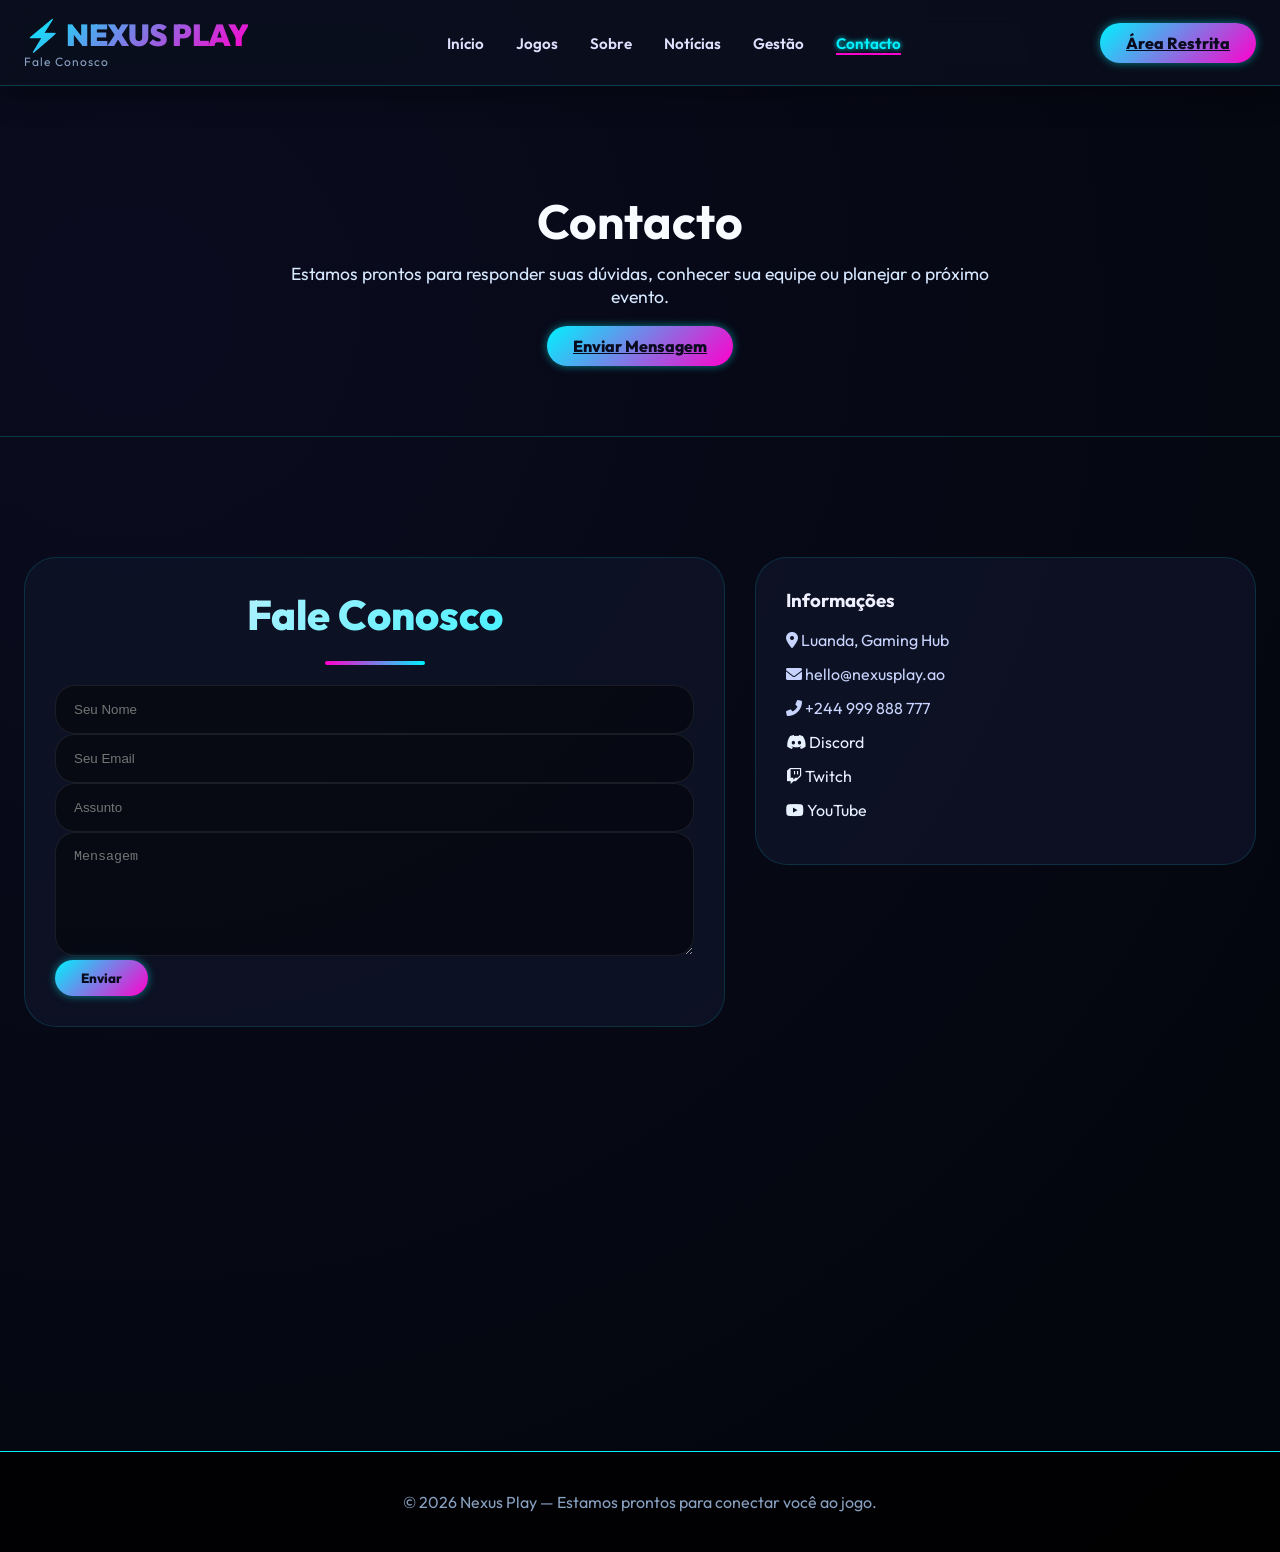
<file: contacto.html>
<!DOCTYPE html>
<html lang="pt-AO">
<head>
    <meta charset="UTF-8">
    <meta name="viewport" content="width=device-width, initial-scale=1.0, viewport-fit=cover">
    <title>NEXUS PLAY | Contacto</title>
    <link rel="preconnect" href="https://fonts.googleapis.com">
    <link rel="preconnect" href="https://fonts.gstatic.com" crossorigin>
    <link href="https://fonts.googleapis.com/css2?family=Outfit:wght@300;400;600;700;800;900&display=swap" rel="stylesheet">
    <link rel="stylesheet" href="https://cdnjs.cloudflare.com/ajax/libs/font-awesome/6.0.0-beta3/css/all.min.css">
    <link rel="stylesheet" href="styles.css">
</head>
<body>
    <header class="header">
        <div class="container">
            <div class="navbar">
                <div class="logo">
                    <h1>⚡ NEXUS PLAY</h1>
                    <p>Fale Conosco</p>
                </div>
                <ul class="nav-links">
                    <li><a href="index.html">Início</a></li>
                    <li><a href="jogos.html">Jogos</a></li>
                    <li><a href="sobre.html">Sobre</a></li>
                    <li><a href="noticias.html">Notícias</a></li>
                    <li><a href="gestao.html">Gestão</a></li>
                    <li><a href="contacto.html" class="active">Contacto</a></li>
                </ul>
                <a href="index.html" id="loginAnchor" class="btn-login">Área Restrita</a>
                <span id="loggedUserBadge" class="user-badge"></span>
                <button id="logoutBtn" class="btn-ghost" style="display:none;"><i class="fas fa-sign-out-alt"></i> Sair</button>
            </div>
        </div>
    </header>

    <main>
        <section class="page-banner" style="background-image:url('https://images.unsplash.com/photo-1494438639946-1ebd1d20bf85?w=1600&h=900&fit=crop');">
            <div class="container banner-copy">
                <h2>Contacto</h2>
                <p>Estamos prontos para responder suas dúvidas, conhecer sua equipe ou planejar o próximo evento.</p>
                <a href="#formulario" class="btn-primary">Enviar Mensagem</a>
            </div>
        </section>

        <section>
            <div class="container contact-panel">
                <div class="contact-form" id="formulario">
                    <h2 class="section-title">Fale Conosco</h2>
                    <input type="text" placeholder="Seu Nome">
                    <input type="email" placeholder="Seu Email">
                    <input type="text" placeholder="Assunto">
                    <textarea rows="6" placeholder="Mensagem"></textarea>
                    <button class="btn-primary" type="button">Enviar</button>
                </div>
                <div class="contact-card">
                    <h3>Informações</h3>
                    <p><i class="fas fa-map-marker-alt"></i> Luanda, Gaming Hub</p>
                    <p><i class="fas fa-envelope"></i> hello@nexusplay.ao</p>
                    <p><i class="fas fa-phone-alt"></i> +244 999 888 777</p>
                    <div class="social-links">
                        <a href="#"><i class="fab fa-discord"></i> Discord</a>
                        <a href="#"><i class="fab fa-twitch"></i> Twitch</a>
                        <a href="#"><i class="fab fa-youtube"></i> YouTube</a>
                    </div>
                </div>
            </div>
        </section>

        <section>
            <div class="container">
                <div class="map-wrapper">
                    <iframe width="100%" height="400" title="Mapa de Luanda" src="https://maps.google.com/maps?q=Luanda%2C%20Angola&t=&z=12&output=embed" loading="lazy"></iframe>
                </div>
            </div>
        </section>
    </main>

    <footer class="footer">
        <div class="container">
            <p>© 2026 Nexus Play — Estamos prontos para conectar você ao jogo.</p>
        </div>
    </footer>
    <script src="session-user.js" defer></script>
</body>
</html>
</file>
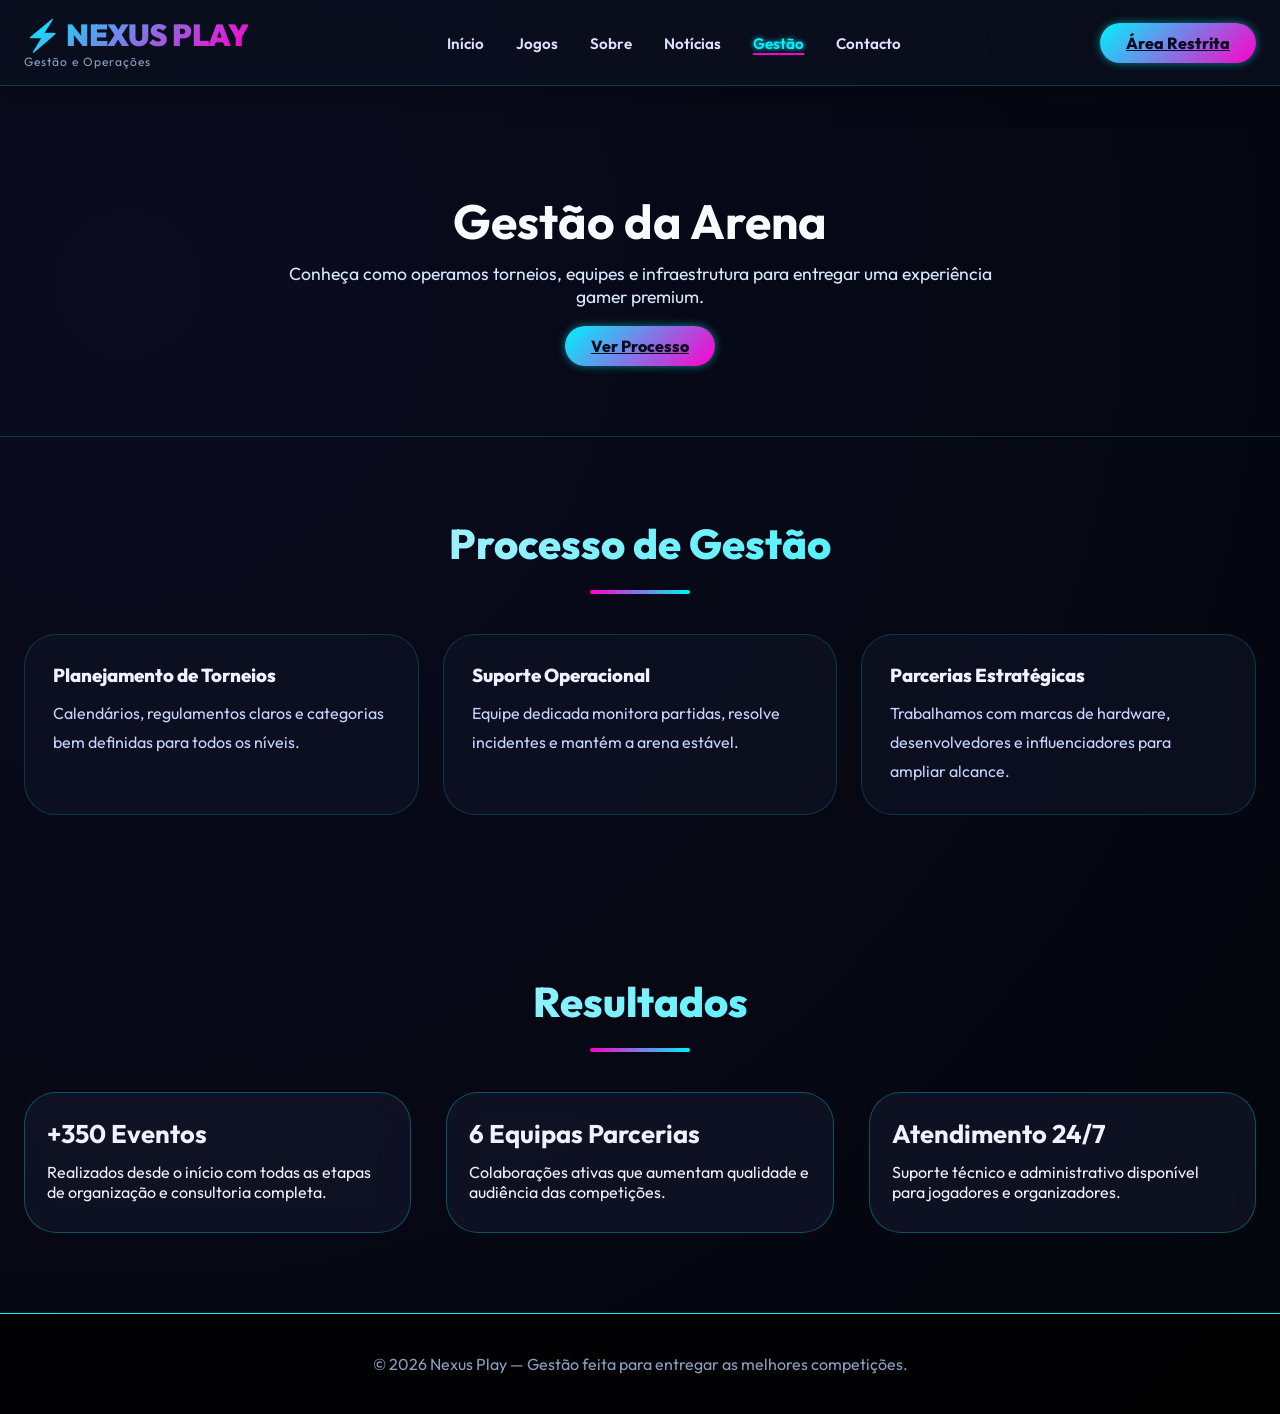
<file: gestao.html>
<!DOCTYPE html>
<html lang="pt-AO">
<head>
    <meta charset="UTF-8">
    <meta name="viewport" content="width=device-width, initial-scale=1.0, viewport-fit=cover">
    <title>NEXUS PLAY | Gestão</title>
    <link rel="preconnect" href="https://fonts.googleapis.com">
    <link rel="preconnect" href="https://fonts.gstatic.com" crossorigin>
    <link href="https://fonts.googleapis.com/css2?family=Outfit:wght@300;400;600;700;800;900&display=swap" rel="stylesheet">
    <link rel="stylesheet" href="https://cdnjs.cloudflare.com/ajax/libs/font-awesome/6.0.0-beta3/css/all.min.css">
    <link rel="stylesheet" href="styles.css">
</head>
<body>
    <header class="header">
        <div class="container">
            <div class="navbar">
                <div class="logo">
                    <h1>⚡ NEXUS PLAY</h1>
                    <p>Gestão e Operações</p>
                </div>
                <ul class="nav-links">
                    <li><a href="index.html">Início</a></li>
                    <li><a href="jogos.html">Jogos</a></li>
                    <li><a href="sobre.html">Sobre</a></li>
                    <li><a href="noticias.html">Notícias</a></li>
                    <li><a href="gestao.html" class="active">Gestão</a></li>
                    <li><a href="contacto.html">Contacto</a></li>
                </ul>
                <a href="index.html" id="loginAnchor" class="btn-login">Área Restrita</a>
                <span id="loggedUserBadge" class="user-badge"></span>
                <button id="logoutBtn" class="btn-ghost" style="display:none;"><i class="fas fa-sign-out-alt"></i> Sair</button>
            </div>
        </div>
    </header>

    <main>
        <section class="page-banner" style="background-image:url('https://images.unsplash.com/photo-1516589178580-4b645d464e0c?w=1600&h=900&fit=crop');">
            <div class="container banner-copy">
                <h2>Gestão da Arena</h2>
                <p>Conheça como operamos torneios, equipes e infraestrutura para entregar uma experiência gamer premium.</p>
                <a href="#processo" class="btn-primary">Ver Processo</a>
            </div>
        </section>

        <section id="processo">
            <div class="container">
                <h2 class="section-title">Processo de Gestão</h2>
                <div class="feature-grid">
                    <div class="feature-card">
                        <h3>Planejamento de Torneios</h3>
                        <p>Calendários, regulamentos claros e categorias bem definidas para todos os níveis.</p>
                    </div>
                    <div class="feature-card">
                        <h3>Suporte Operacional</h3>
                        <p>Equipe dedicada monitora partidas, resolve incidentes e mantém a arena estável.</p>
                    </div>
                    <div class="feature-card">
                        <h3>Parcerias Estratégicas</h3>
                        <p>Trabalhamos com marcas de hardware, desenvolvedores e influenciadores para ampliar alcance.</p>
                    </div>
                </div>
            </div>
        </section>

        <section>
            <div class="container">
                <h2 class="section-title">Resultados</h2>
                <div class="cards-grid">
                    <article class="card">
                        <div class="card-content">
                            <h3>+350 Eventos</h3>
                            <p>Realizados desde o início com todas as etapas de organização e consultoria completa.</p>
                        </div>
                    </article>
                    <article class="card">
                        <div class="card-content">
                            <h3>6 Equipas Parcerias</h3>
                            <p>Colaborações ativas que aumentam qualidade e audiência das competições.</p>
                        </div>
                    </article>
                    <article class="card">
                        <div class="card-content">
                            <h3>Atendimento 24/7</h3>
                            <p>Suporte técnico e administrativo disponível para jogadores e organizadores.</p>
                        </div>
                    </article>
                </div>
            </div>
        </section>
    </main>

    <footer class="footer">
        <div class="container">
            <p>© 2026 Nexus Play — Gestão feita para entregar as melhores competições.</p>
        </div>
    </footer>
    <script src="session-user.js" defer></script>
</body>
</html>
</file>
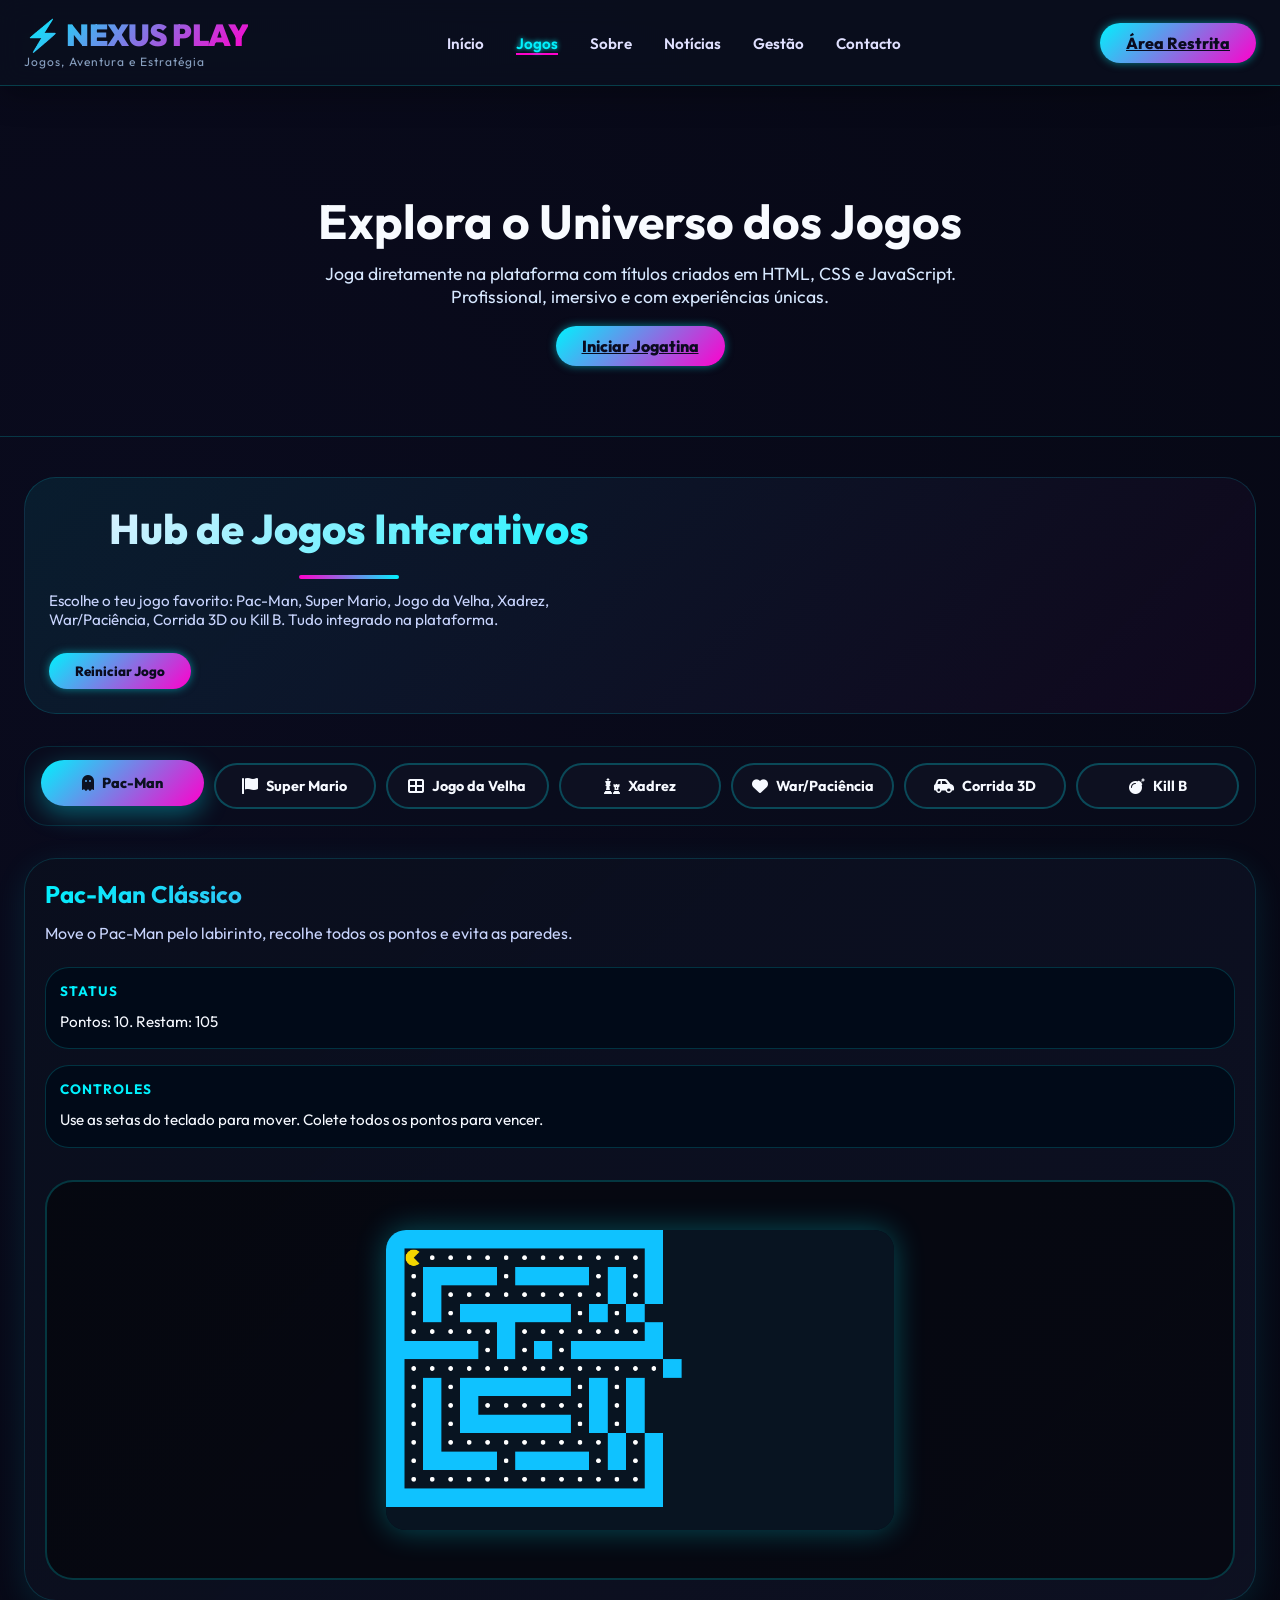
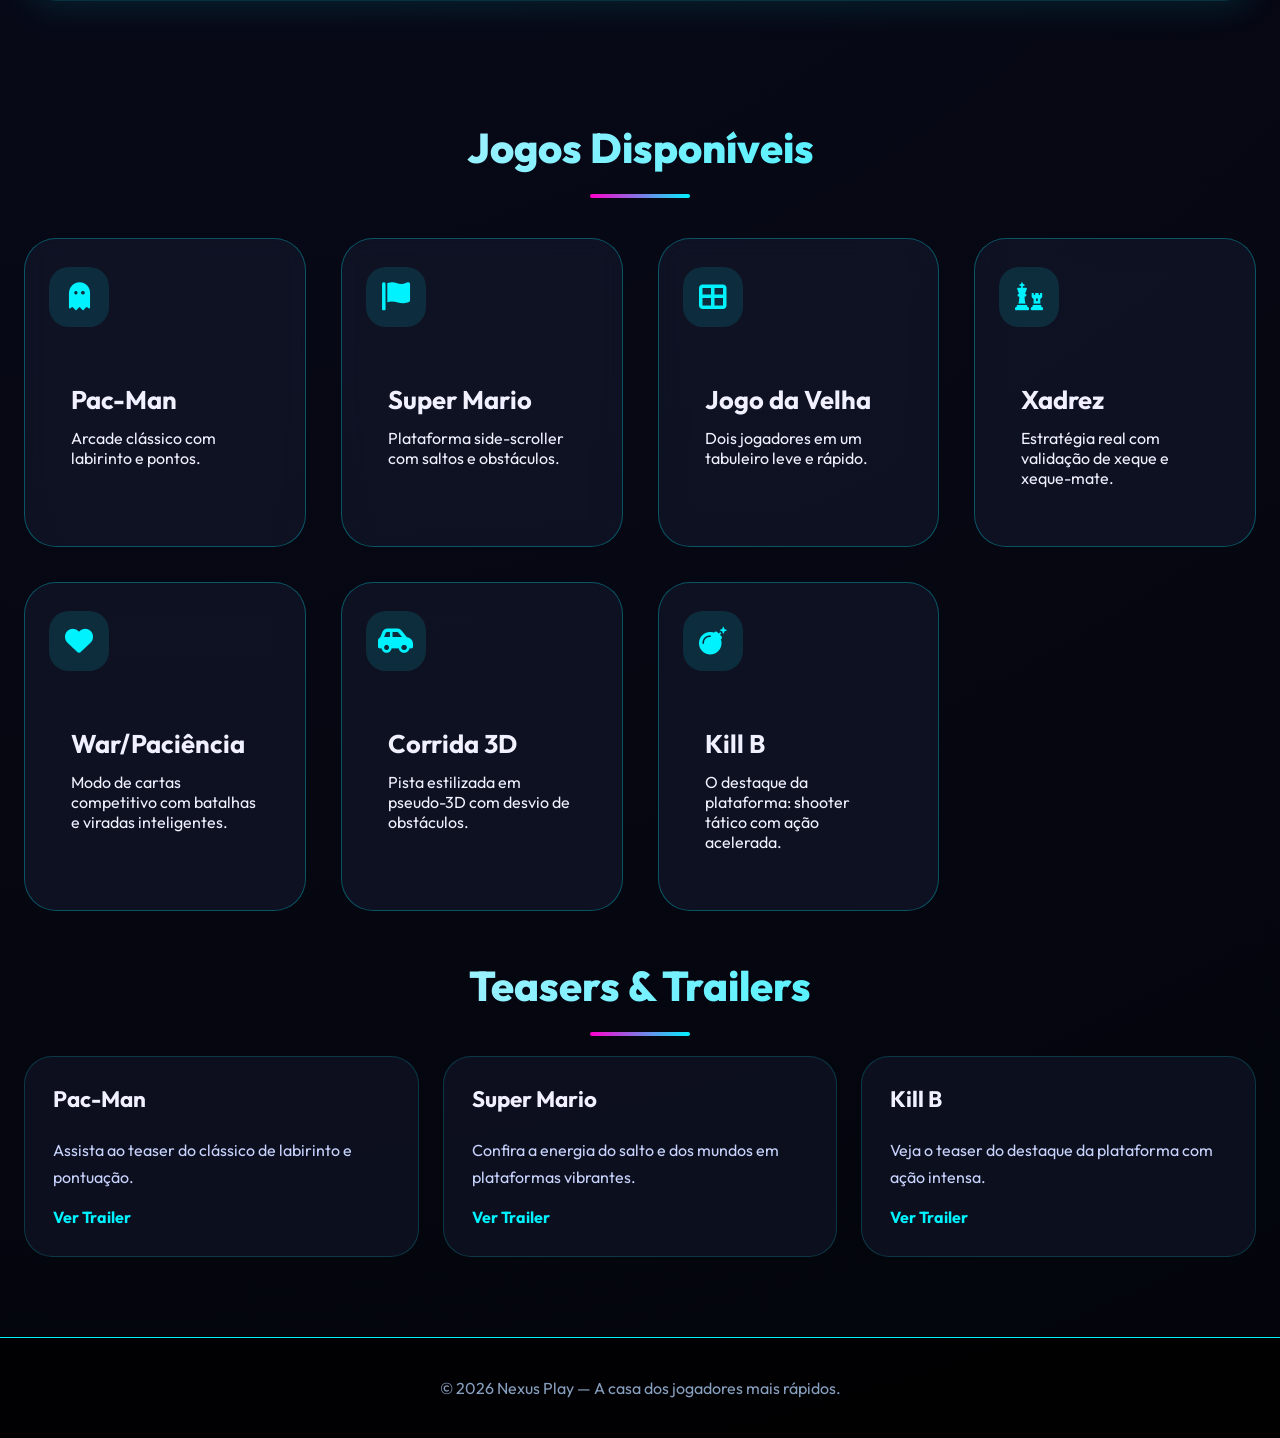
<file: jogos.html>
<!DOCTYPE html>
<html lang="pt-AO">
<head>
    <meta charset="UTF-8">
    <meta name="viewport" content="width=device-width, initial-scale=1.0, viewport-fit=cover">
    <title>NEXUS PLAY | Jogos</title>
    <link rel="preconnect" href="https://fonts.googleapis.com">
    <link rel="preconnect" href="https://fonts.gstatic.com" crossorigin>
    <link href="https://fonts.googleapis.com/css2?family=Outfit:wght@300;400;600;700;800;900&display=swap" rel="stylesheet">
    <link rel="stylesheet" href="https://cdnjs.cloudflare.com/ajax/libs/font-awesome/6.0.0-beta3/css/all.min.css">
    <link rel="stylesheet" href="styles.css">
</head>
<body>
    <header class="header">
        <div class="container">
            <div class="navbar">
                <div class="logo">
                    <h1>⚡ NEXUS PLAY</h1>
                    <p>Jogos, Aventura e Estratégia</p>
                </div>
                <ul class="nav-links">
                    <li><a href="index.html">Início</a></li>
                    <li><a href="jogos.html" class="active">Jogos</a></li>
                    <li><a href="sobre.html">Sobre</a></li>
                    <li><a href="noticias.html">Notícias</a></li>
                    <li><a href="gestao.html">Gestão</a></li>
                    <li><a href="contacto.html">Contacto</a></li>
                </ul>
                <a href="index.html" id="loginAnchor" class="btn-login">Área Restrita</a>
                <span id="loggedUserBadge" class="user-badge"></span>
                <button id="logoutBtn" class="btn-ghost" style="display:none;"><i class="fas fa-sign-out-alt"></i> Sair</button>
            </div>
        </div>
    </header>

    <main>
        <section class="page-banner" style="background-image:url('https://images.unsplash.com/photo-1511512578047-dfb367046420?w=1600&h=900&fit=crop');">
            <div class="container banner-copy">
                <h2>Explora o Universo dos Jogos</h2>
                <p>Joga diretamente na plataforma com títulos criados em HTML, CSS e JavaScript. Profissional, imersivo e com experiências únicas.</p>
                <a href="#gameHub" class="btn-primary">Iniciar Jogatina</a>
            </div>
        </section>

        <section id="gameHub" class="game-hub">
            <div class="container">
                <div class="game-hub-header">
                    <div>
                        <h2 class="section-title">Hub de Jogos Interativos</h2>
                        <p>Escolhe o teu jogo favorito: Pac-Man, Super Mario, Jogo da Velha, Xadrez, War/Paciência, Corrida 3D ou Kill B. Tudo integrado na plataforma.</p>
                    </div>
                    <button id="resetGameBtn" class="btn-primary">Reiniciar Jogo</button>
                </div>

                <div class="hub-tabs" role="tablist" aria-label="Seleção de jogos">
                    <button class="tab-btn active" data-game="pacman"><i class="fas fa-ghost"></i> Pac-Man</button>
                    <button class="tab-btn" data-game="mario"><i class="fas fa-flag"></i> Super Mario</button>
                    <button class="tab-btn" data-game="tictactoe"><i class="fas fa-th-large"></i> Jogo da Velha</button>
                    <button class="tab-btn" data-game="chess"><i class="fas fa-chess"></i> Xadrez</button>
                    <button class="tab-btn" data-game="cards"><i class="fas fa-heart"></i> War/Paciência</button>
                    <button class="tab-btn" data-game="racing"><i class="fas fa-car-side"></i> Corrida 3D</button>
                    <button class="tab-btn" data-game="killb"><i class="fas fa-bomb"></i> Kill B</button>
                </div>

                <div class="game-panel">
                    <div class="game-meta">
                        <div>
                            <h3 id="gameTitle">Pac-Man Clássico</h3>
                            <p id="gameDescription">Move o Pac-Man pelo labirinto, recolhe todos os pontos e evita as paredes.</p>
                        </div>
                        <div class="game-status">
                            <div class="status-card">
                                <span class="status-label">Status</span>
                                <p id="gameStatus">Pronto para jogar.</p>
                            </div>
                            <div class="status-card">
                                <span class="status-label">Controles</span>
                                <p id="gameInstructions">Setas para mover / Espaço para saltar no Mario / Clique para jogar no tabuleiro.</p>
                            </div>
                        </div>
                    </div>
                    <div class="game-display">
                        <div id="gameCanvasWrapper" class="game-canvas-wrapper">
                            <canvas id="gameCanvas" width="880" height="520"></canvas>
                        </div>
                        <div id="gameBoardWrapper" class="game-board-wrapper"></div>
                    </div>
                </div>
            </div>
        </section>

        <section class="game-library">
            <div class="container">
                <h2 class="section-title">Jogos Disponíveis</h2>
                <div class="cards-grid">
                    <article class="card">
                        <div class="card-icon"><i class="fas fa-ghost"></i></div>
                        <div class="card-content">
                            <h3>Pac-Man</h3>
                            <p>Arcade clássico com labirinto e pontos.</p>
                        </div>
                    </article>
                    <article class="card">
                        <div class="card-icon"><i class="fas fa-flag"></i></div>
                        <div class="card-content">
                            <h3>Super Mario</h3>
                            <p>Plataforma side-scroller com saltos e obstáculos.</p>
                        </div>
                    </article>
                    <article class="card">
                        <div class="card-icon"><i class="fas fa-th-large"></i></div>
                        <div class="card-content">
                            <h3>Jogo da Velha</h3>
                            <p>Dois jogadores em um tabuleiro leve e rápido.</p>
                        </div>
                    </article>
                    <article class="card">
                        <div class="card-icon"><i class="fas fa-chess"></i></div>
                        <div class="card-content">
                            <h3>Xadrez</h3>
                            <p>Estratégia real com validação de xeque e xeque-mate.</p>
                        </div>
                    </article>
                    <article class="card">
                        <div class="card-icon"><i class="fas fa-heart"></i></div>
                        <div class="card-content">
                            <h3>War/Paciência</h3>
                            <p>Modo de cartas competitivo com batalhas e viradas inteligentes.</p>
                        </div>
                    </article>
                    <article class="card">
                        <div class="card-icon"><i class="fas fa-car-side"></i></div>
                        <div class="card-content">
                            <h3>Corrida 3D</h3>
                            <p>Pista estilizada em pseudo-3D com desvio de obstáculos.</p>
                        </div>
                    </article>
                    <article class="card">
                        <div class="card-icon"><i class="fas fa-bomb"></i></div>
                        <div class="card-content">
                            <h3>Kill B</h3>
                            <p>O destaque da plataforma: shooter tático com ação acelerada.</p>
                        </div>
                    </article>
                </div>

                <div class="trailer-section">
                    <h2 class="section-title">Teasers & Trailers</h2>
                    <div class="trailer-grid">
                        <article class="promo-card">
                            <h3>Pac-Man</h3>
                            <p>Assista ao teaser do clássico de labirinto e pontuação.</p>
                            <a href="https://www.youtube.com/results?search_query=Pac-Man+trailer" target="_blank" rel="noreferrer">Ver Trailer</a>
                        </article>
                        <article class="promo-card">
                            <h3>Super Mario</h3>
                            <p>Confira a energia do salto e dos mundos em plataformas vibrantes.</p>
                            <a href="https://www.youtube.com/results?search_query=Super+Mario+trailer" target="_blank" rel="noreferrer">Ver Trailer</a>
                        </article>
                        <article class="promo-card">
                            <h3>Kill B</h3>
                            <p>Veja o teaser do destaque da plataforma com ação intensa.</p>
                            <a href="https://www.youtube.com/results?search_query=Kill+B+game+teaser" target="_blank" rel="noreferrer">Ver Trailer</a>
                        </article>
                    </div>
                </div>
            </div>
        </section>
    </main>

    <footer class="footer">
        <div class="container">
            <p>© 2026 Nexus Play — A casa dos jogadores mais rápidos.</p>
        </div>
    </footer>

    <script src="session-user.js" defer></script>
    <script src="games.js" defer></script>
</body>
</html>
</file>
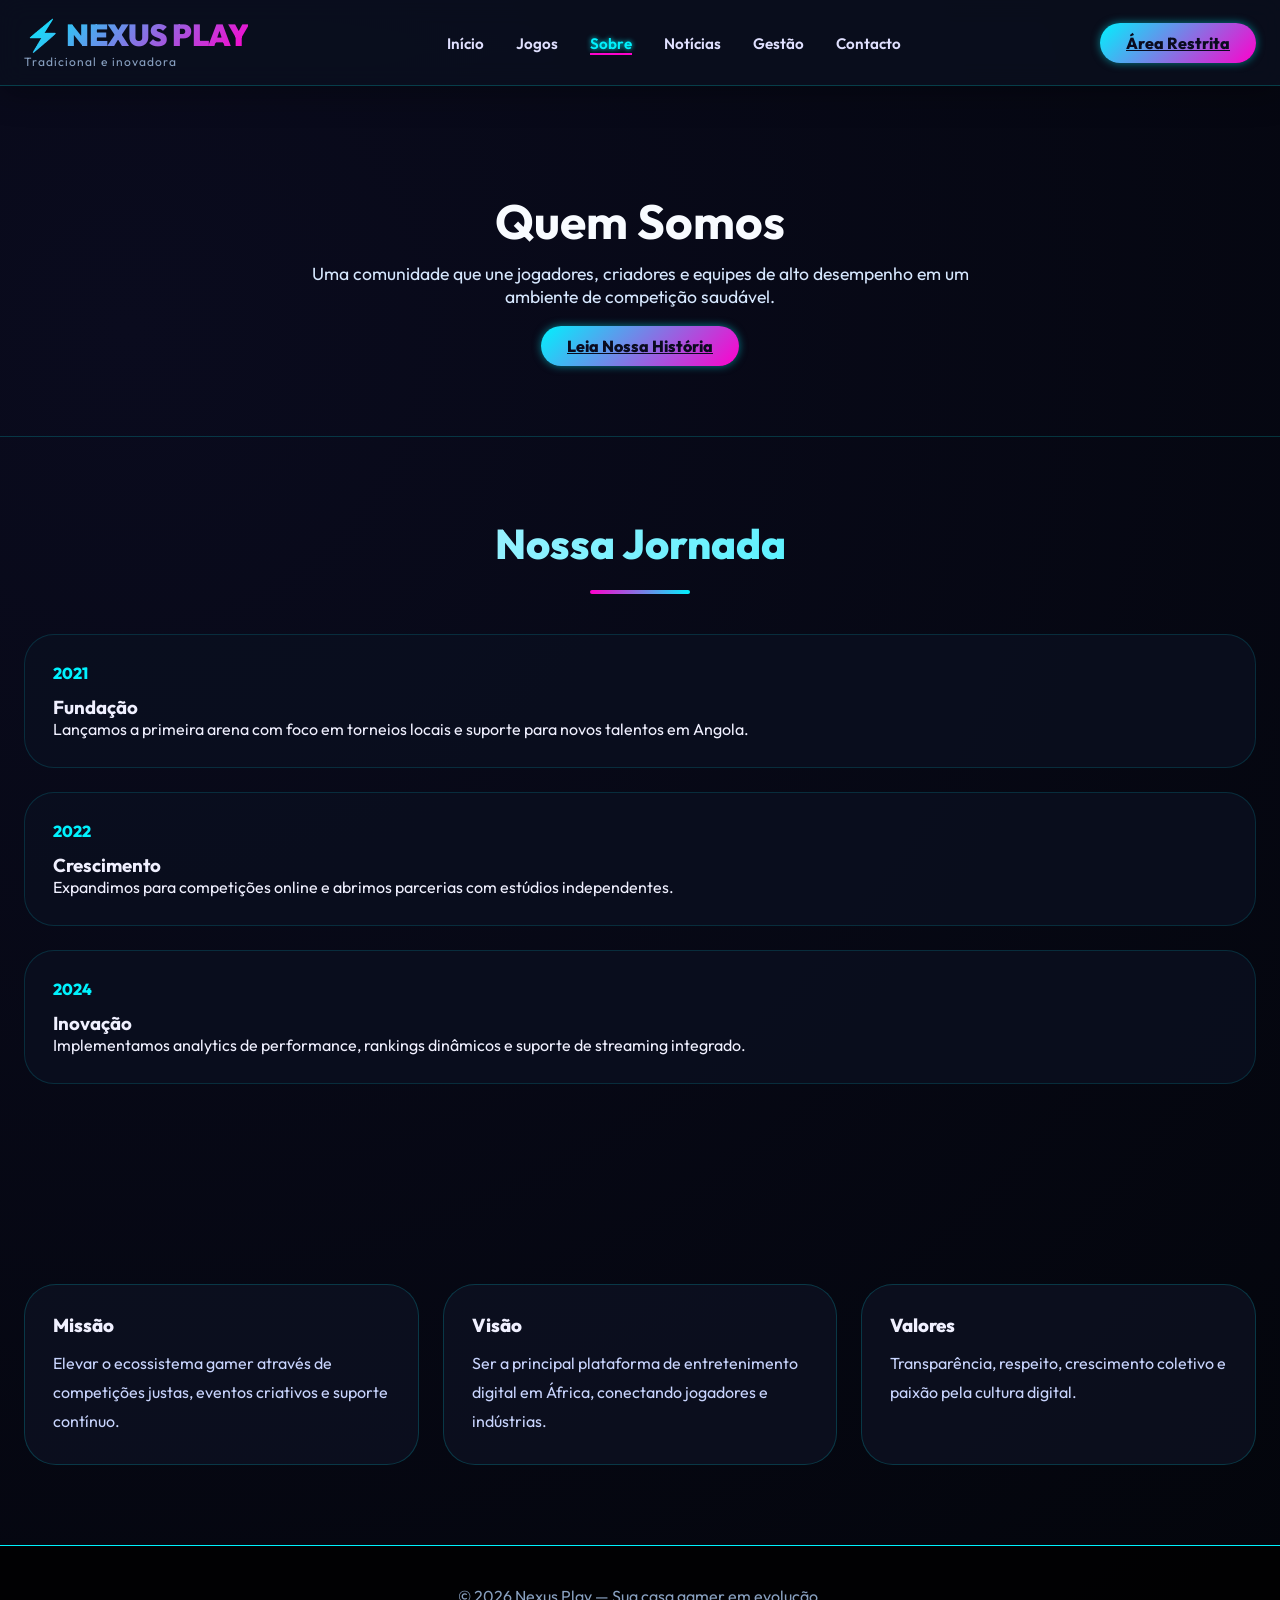
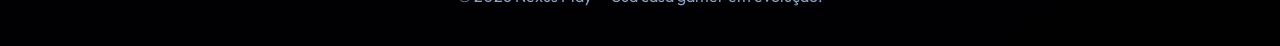
<file: sobre.html>
<!DOCTYPE html>
<html lang="pt-AO">
<head>
    <meta charset="UTF-8">
    <meta name="viewport" content="width=device-width, initial-scale=1.0, viewport-fit=cover">
    <title>NEXUS PLAY | Sobre</title>
    <link rel="preconnect" href="https://fonts.googleapis.com">
    <link rel="preconnect" href="https://fonts.gstatic.com" crossorigin>
    <link href="https://fonts.googleapis.com/css2?family=Outfit:wght@300;400;600;700;800;900&display=swap" rel="stylesheet">
    <link rel="stylesheet" href="https://cdnjs.cloudflare.com/ajax/libs/font-awesome/6.0.0-beta3/css/all.min.css">
    <link rel="stylesheet" href="styles.css">
</head>
<body>
    <header class="header">
        <div class="container">
            <div class="navbar">
                <div class="logo">
                    <h1>⚡ NEXUS PLAY</h1>
                    <p>Tradicional e inovadora</p>
                </div>
                <ul class="nav-links">
                    <li><a href="index.html">Início</a></li>
                    <li><a href="jogos.html">Jogos</a></li>
                    <li><a href="sobre.html" class="active">Sobre</a></li>
                    <li><a href="noticias.html">Notícias</a></li>
                    <li><a href="gestao.html">Gestão</a></li>
                    <li><a href="contacto.html">Contacto</a></li>
                </ul>
                <a href="index.html" id="loginAnchor" class="btn-login">Área Restrita</a>
                <span id="loggedUserBadge" class="user-badge"></span>
                <button id="logoutBtn" class="btn-ghost" style="display:none;"><i class="fas fa-sign-out-alt"></i> Sair</button>
            </div>
        </div>
    </header>

    <main>
        <section class="page-banner" style="background-image:url('https://images.unsplash.com/photo-1521737604893-d14cc237f11d?w=1600&h=900&fit=crop');">
            <div class="container banner-copy">
                <h2>Quem Somos</h2>
                <p>Uma comunidade que une jogadores, criadores e equipes de alto desempenho em um ambiente de competição saudável.</p>
                <a href="#historia" class="btn-primary">Leia Nossa História</a>
            </div>
        </section>

        <section id="historia">
            <div class="container">
                <h2 class="section-title">Nossa Jornada</h2>
                <div class="timeline">
                    <div class="timeline-item">
                        <span>2021</span>
                        <h3>Fundação</h3>
                        <p>Lançamos a primeira arena com foco em torneios locais e suporte para novos talentos em Angola.</p>
                    </div>
                    <div class="timeline-item">
                        <span>2022</span>
                        <h3>Crescimento</h3>
                        <p>Expandimos para competições online e abrimos parcerias com estúdios independentes.</p>
                    </div>
                    <div class="timeline-item">
                        <span>2024</span>
                        <h3>Inovação</h3>
                        <p>Implementamos analytics de performance, rankings dinâmicos e suporte de streaming integrado.</p>
                    </div>
                </div>
            </div>
        </section>

        <section>
            <div class="container feature-grid">
                <div class="feature-card">
                    <h3>Missão</h3>
                    <p>Elevar o ecossistema gamer através de competições justas, eventos criativos e suporte contínuo.</p>
                </div>
                <div class="feature-card">
                    <h3>Visão</h3>
                    <p>Ser a principal plataforma de entretenimento digital em África, conectando jogadores e indústrias.</p>
                </div>
                <div class="feature-card">
                    <h3>Valores</h3>
                    <p>Transparência, respeito, crescimento coletivo e paixão pela cultura digital.</p>
                </div>
            </div>
        </section>
    </main>

    <footer class="footer">
        <div class="container">
            <p>© 2026 Nexus Play — Sua casa gamer em evolução.</p>
        </div>
    </footer>
    <script src="session-user.js" defer></script>
</body>
</html>
<!--para mais informações entre em contacto 931471731---------lote by-->
</file>
<file: styles.css>
* {
    margin: 0;
    padding: 0;
    box-sizing: border-box;
}

html {
    scroll-behavior: smooth;
}

body {
    font-family: 'Outfit', sans-serif;
    background: radial-gradient(circle at 10% 20%, #0a0b1e, #03050b);
    color: #f0f0ff;
    min-height: 100vh;
}

.container {
    max-width: 1280px;
    margin: 0 auto;
    padding: 0 24px;
}

button,
a {
    font-family: inherit;
}

.header {
    background: rgba(10, 15, 30, 0.8);
    backdrop-filter: blur(12px);
    position: sticky;
    top: 0;
    z-index: 100;
    border-bottom: 1px solid rgba(0, 255, 255, 0.2);
    box-shadow: 0 8px 32px rgba(0,0,0,0.3);
}

.navbar {
    display: flex;
    align-items: center;
    justify-content: space-between;
    flex-wrap: wrap;
    padding: 16px 0;
}

.logo h1 {
    font-size: 1.9rem;
    font-weight: 900;
    background: linear-gradient(135deg, #00f2fe, #ff00cc);
    -webkit-background-clip: text;
    background-clip: text;
    color: transparent;
    letter-spacing: -0.5px;
}

.logo p {
    font-size: 0.75rem;
    color: #88a0c0;
    letter-spacing: 1px;
}

.nav-links {
    display: flex;
    gap: 32px;
    list-style: none;
}

.nav-links li a {
    color: #e0e0ff;
    text-decoration: none;
    font-weight: 600;
    transition: 0.2s;
    font-size: 0.95rem;
    border-bottom: 2px solid transparent;
}

.nav-links li a:hover,
.nav-links li a.active {
    color: #00f2fe;
    border-bottom-color: #ff00cc;
    text-shadow: 0 0 5px #00f2fe;
}

.menu-toggle {
    display: none;
    font-size: 1.8rem;
    cursor: pointer;
    color: white;
    border: none;
    background: transparent;
}

.btn-login,
.btn-primary,
.danger-btn {
    background: linear-gradient(135deg, #00f2fe, #ff00cc);
    border: none;
    padding: 10px 26px;
    border-radius: 40px;
    font-weight: 800;
    cursor: pointer;
    color: #0a0b1e;
    transition: 0.2s;
    box-shadow: 0 0 8px rgba(0,242,254,0.5);
}

.btn-primary:hover,
.btn-login:hover,
.danger-btn:hover {
    transform: translateY(-2px);
    box-shadow: 0 0 20px #ff00cc;
}

.btn-ghost {
    display: inline-flex;
    align-items: center;
    justify-content: center;
    gap: 0.5rem;
    min-width: 120px;
    padding: 10px 22px;
    background: rgba(255,255,255,0.08);
    color: #f0f2fe;
    border: 1px solid rgba(0, 242, 254, 0.2);
    border-radius: 40px;
    text-decoration: none;
    box-shadow: 0 0 8px rgba(0, 242, 254, 0.16);
    transition: 0.25s ease;
}

.btn-home {
    background: linear-gradient(135deg, rgba(0,242,254,0.18), rgba(255,0,204,0.18));
    border-color: rgba(255, 0, 204, 0.4);
    color: #f8f9ff;
    box-shadow: 0 12px 28px rgba(0, 242, 254, 0.18);
}

.user-badge {
    display: inline-flex;
    align-items: center;
    gap: 0.55rem;
    padding: 10px 16px;
    border-radius: 999px;
    background: rgba(0, 242, 254, 0.1);
    color: #d7f7ff;
    border: 1px solid rgba(0, 242, 254, 0.24);
    font-size: 0.95rem;
    font-weight: 700;
    box-shadow: 0 0 10px rgba(0, 242, 254, 0.12);
    transition: 0.2s ease;
}

.user-badge i {
    color: #00f2fe;
}

.btn-home:hover {
    transform: translateY(-2px);
    background: linear-gradient(135deg, rgba(0,242,254,0.35), rgba(255,0,204,0.35));
    color: #ffffff;
    box-shadow: 0 0 24px rgba(255, 0, 204, 0.35);
}

.btn-ghost:hover {
    transform: translateY(-2px);
    background: rgba(0, 242, 254, 0.15);
    color: #ffffff;
    box-shadow: 0 0 12px rgba(0, 242, 254, 0.25);
}

.navbar-right button,
.navbar-right .btn-ghost,
.navbar-right .btn-home {
    min-width: 140px;
}

.hero {
    background: linear-gradient(120deg, rgba(0,0,0,0.7), rgba(0,0,0,0.5)), url('https://images.unsplash.com/photo-1542751371-adc38448a05e?w=1920&h=700&fit=crop') no-repeat center center/cover;
    padding: 120px 0;
    text-align: center;
    border-bottom: 1px solid rgba(0,255,255,0.2);
}

.hero-content h2 {
    font-size: 3.8rem;
    font-weight: 900;
    background: linear-gradient(135deg, #fff, #00f2fe);
    -webkit-background-clip: text;
    background-clip: text;
    color: transparent;
    margin-bottom: 20px;
    animation: fadeInUp 0.8s ease;
}

.hero-content p {
    font-size: 1.3rem;
    max-width: 700px;
    margin: 0 auto 30px;
    color: #ccd6f6;
}

section {
    padding: 80px 0;
}

.dashboard-main {
    min-height: 100vh;
}

.section-title {
    font-size: 2.6rem;
    font-weight: 800;
    text-align: center;
    background: linear-gradient(135deg, #f0f0ff, #00f2fe);
    -webkit-background-clip: text;
    background-clip: text;
    color: transparent;
    margin-bottom: 20px;
}

.section-title:after {
    content: '';
    display: block;
    width: 100px;
    height: 4px;
    background: linear-gradient(90deg, #ff00cc, #00f2fe);
    margin: 20px auto 0;
    border-radius: 4px;
}

.page-banner {
    padding: 110px 0 80px;
    background: linear-gradient(120deg, rgba(0,0,0,0.75), rgba(0,0,0,0.35));
    background-size: cover;
    background-position: center;
    color: #f8fbff;
    border-bottom: 1px solid rgba(0,255,255,0.18);
}

.page-banner .banner-copy {
    max-width: 760px;
    margin: 0 auto;
    text-align: center;
}

.page-banner h2 {
    font-size: 3rem;
    margin-bottom: 16px;
    line-height: 1.05;
}

.page-banner p {
    font-size: 1.1rem;
    color: #d7e8ff;
    margin-bottom: 28px;
}

.badge {
    display: inline-flex;
    align-items: center;
    justify-content: center;
    padding: 8px 16px;
    border-radius: 999px;
    background: rgba(0,242,254,0.14);
    color: #00f2fe;
    font-weight: 700;
    font-size: 0.9rem;
    margin-bottom: 16px;
}

.feature-grid {
    display: grid;
    grid-template-columns: repeat(auto-fit, minmax(260px, 1fr));
    gap: 24px;
    margin-top: 40px;
}

.feature-card {
    background: rgba(15, 18, 35, 0.72);
    border: 1px solid rgba(0, 242, 254, 0.18);
    border-radius: 32px;
    padding: 28px;
}

.feature-card h3 {
    margin-bottom: 12px;
    font-weight: 800;
}

.feature-card p {
    color: #c8d4fd;
    line-height: 1.8;
}

.timeline {
    display: grid;
    gap: 24px;
    margin-top: 40px;
}

.timeline-item {
    background: rgba(10, 16, 32, 0.8);
    border: 1px solid rgba(0, 242, 254, 0.14);
    border-radius: 30px;
    padding: 28px;
}

.timeline-item span {
    display: inline-block;
    margin-bottom: 12px;
    color: #00f2fe;
    font-weight: 800;
}

.news-highlight {
    display: grid;
    grid-template-columns: 1.4fr 0.9fr;
    gap: 28px;
    align-items: center;
    margin-top: 40px;
}

.news-highlight img {
    width: 100%;
    border-radius: 32px;
    height: 100%;
    object-fit: cover;
}

.news-highlight ul {
    list-style: none;
    margin-top: 20px;
    padding: 0;
}

.news-highlight ul li {
    margin-bottom: 12px;
    color: #c8d4fd;
}

.news-highlight ul li i {
    margin-right: 10px;
    color: #00f2fe;
}

.contact-panel {
    display: grid;
    gap: 30px;
    grid-template-columns: minmax(320px, 1.4fr) 1fr;
    align-items: start;
    margin-top: 40px;
}

.contact-card, .contact-form {
    background: rgba(15, 20, 40, 0.75);
    border: 1px solid rgba(0, 242, 254, 0.14);
    border-radius: 32px;
    padding: 30px;
}

.contact-card h3 {
    margin-bottom: 18px;
}

.contact-card p, .contact-card a {
    display: block;
    color: #c8d4fd;
    margin-bottom: 14px;
    text-decoration: none;
}

.contact-card .social-links a {
    color: #e8f2ff;
}

.contact-form input,
.contact-form textarea {
    width: 100%;
    padding: 16px 18px;
    border-radius: 20px;
    border: 1px solid rgba(255,255,255,0.08);
    background: rgba(0,0,0,0.45);
    color: #f4f7ff;
}

.contact-form textarea {
    resize: vertical;
}

@media (max-width: 900px) {
    .news-highlight,
    .contact-panel {
        grid-template-columns: 1fr;
    }
}

.cards-grid {
    display: grid;
    grid-template-columns: repeat(auto-fit, minmax(280px, 1fr));
    gap: 35px;
    margin-top: 40px;
}

.card {
    background: rgba(20, 25, 45, 0.6);
    backdrop-filter: blur(12px);
    border-radius: 32px;
    overflow: hidden;
    border: 1px solid rgba(0, 242, 254, 0.3);
    transition: 0.4s cubic-bezier(0.2, 0.9, 0.4, 1.1);
}

.card:hover {
    transform: translateY(-12px);
    border-color: #ff00cc;
    box-shadow: 0 20px 40px rgba(0,0,0,0.5), 0 0 20px rgba(255,0,204,0.3);
}

.card-img {
    height: 210px;
    overflow: hidden;
}

.card-img img {
    width: 100%;
    height: 100%;
    object-fit: cover;
    transition: 0.5s;
}

.card:hover .card-img img {
    transform: scale(1.08);
}

.card-content {
    padding: 24px 22px 30px;
}

.card-content h3 {
    font-size: 1.6rem;
    font-weight: 700;
    margin-bottom: 12px;
}

.about-grid {
    display: flex;
    flex-wrap: wrap;
    gap: 50px;
    align-items: center;
}

.about-text {
    flex: 1.4;
}

.about-text h3 {
    font-size: 2rem;
    margin-bottom: 16px;
}

.about-stats {
    flex: 1;
    display: grid;
    gap: 24px;
}

.stat-card {
    background: rgba(20,25,55,0.6);
    backdrop-filter: blur(12px);
    border-radius: 32px;
    padding: 30px;
    text-align: center;
    border: 1px solid #00f2fe;
}

.stat-card span {
    display: block;
    font-size: 3rem;
    font-weight: 900;
    color: #00f2fe;
    margin-bottom: 8px;
}

.stat-card-secondary span {
    color: #ff00cc;
}

.news-section {
    background: rgba(0,0,0,0.3);
}

.contact-grid {
    display: flex;
    flex-wrap: wrap;
    gap: 40px;
    justify-content: space-between;
}

.map-wrapper iframe {
    width: 100%;
    max-width: 300px;
    height: 180px;
    border-radius: 20px;
    border: 0;
}

.footer {
    background: rgba(0, 0, 0, 0.8);
    padding: 40px 0;
    text-align: center;
    border-top: 1px solid #00f2fe;
    color: #88a0c0;
}

.modal {
    display: none;
    position: fixed;
    top: 0;
    left: 0;
    width: 100%;
    height: 100%;
    background: rgba(0,0,0,0.9);
    backdrop-filter: blur(12px);
    justify-content: center;
    align-items: center;
    z-index: 1000;
}

.modal.open {
    display: flex;
}

.modal-content {
    background: rgba(20,25,55,0.95);
    border-radius: 48px;
    padding: 40px;
    width: 90%;
    max-width: 400px;
    text-align: center;
    border: 1px solid #00f2fe;
    position: relative;
}

.close-modal {
    position: absolute;
    right: 24px;
    top: 24px;
    font-size: 28px;
    cursor: pointer;
    background: transparent;
    border: none;
    color: #f0f0ff;
}

.modal-content input {
    width: 100%;
    padding: 12px;
    margin: 10px 0;
    border-radius: 60px;
    border: none;
    background: #0f1225;
    color: white;
}

.auth-tabs-switch {
    display: flex;
    gap: 12px;
    margin-bottom: 24px;
    border-bottom: 2px solid rgba(255,255,255,0.08);
}

.auth-tab-btn {
    background: transparent;
    border: none;
    color: #88a0c0;
    padding: 12px 18px;
    font-weight: 600;
    cursor: pointer;
    border-bottom: 3px solid transparent;
    transition: 0.2s;
}

.auth-tab-btn.active {
    color: #00f2fe;
    border-bottom-color: #ff00cc;
}

.auth-section {
    display: none;
}

.auth-section.active {
    display: block;
}

.modal-content .hint {
    font-size: 0.75rem;
    margin-top: 20px;
    color: #a0a8c5;
}

.private-dashboard {
    background: rgba(5, 8, 20, 0.9);
    backdrop-filter: blur(16px);
    border-top: 2px solid #00f2fe;
    padding: 50px 0;
    display: block;
}

.private-dashboard.active {
    display: block;
}

.dashboard-header {
    display: flex;
    justify-content: space-between;
    align-items: center;
    flex-wrap: wrap;
    margin-bottom: 30px;
}

.admin-tabs {
    display: flex;
    flex-wrap: wrap;
    gap: 16px;
    justify-content: center;
    margin-bottom: 40px;
}

.tab-btn {
    background: rgba(30, 35, 60, 0.8);
    color: #e0e0ff;
    border: 1px solid #00f2fe;
    padding: 12px 30px;
    border-radius: 60px;
    font-weight: 700;
    cursor: pointer;
    transition: 0.2s;
    display: inline-flex;
    align-items: center;
    justify-content: center;
    gap: 10px;
}

.tab-btn i {
    font-size: 1rem;
}

.tab-btn.active {
    background: linear-gradient(135deg, #00f2fe, #ff00cc);
    color: #0a0b1e;
    border: none;
    box-shadow: 0 0 12px #00f2fe;
}

.tab-content {
    display: none;
    background: rgba(15, 20, 40, 0.7);
    backdrop-filter: blur(8px);
    border-radius: 40px;
    padding: 32px;
    border: 1px solid rgba(0,242,254,0.3);
}

.tab-content.active {
    display: block;
}

.crud-form {
    display: flex;
    flex-wrap: wrap;
    gap: 16px;
    margin-bottom: 30px;
    background: rgba(0,0,0,0.4);
    padding: 20px;
    border-radius: 50px;
}

.crud-form input,
.crud-form select {
    flex: 1 1 180px;
    padding: 12px 18px;
    border-radius: 60px;
    border: 1px solid #2a3a5a;
    background: #0f1225;
    color: white;
}

.crud-form button {
    min-width: 160px;
}

.data-table {
    overflow-x: auto;
}

table {
    width: 100%;
    border-collapse: collapse;
}

th, td {
    padding: 14px 10px;
    border-bottom: 1px solid #2a3a5a;
    text-align: left;
}

th {
    color: #00f2fe;
    font-weight: 700;
}

.action-icons i {
    margin: 0 8px;
    cursor: pointer;
    transition: 0.1s;
}

.dashboard-image-thumb {
    display: block;
    width: 100px;
    height: 60px;
    object-fit: cover;
    border-radius: 12px;
    border: 1px solid rgba(255,255,255,0.12);
}

.readonly-note {
    color: #c3d6ff;
    text-align: center;
    font-size: 0.95rem;
    padding: 18px 0;
    background: rgba(255,255,255,0.04);
    border-radius: 28px;
    border: 1px dashed rgba(0,242,254,0.2);
}

.delete-icon { color: #ff4d4d; }

.edit-icon { color: #00f2fe; }

.admin-special {
    margin-top: 30px;
    text-align: center;
}

@keyframes fadeInUp {
    from {
        opacity: 0;
        transform: translateY(30px);
    }
    to {
        opacity: 1;
        transform: translateY(0);
    }
}

.game-hub {
    padding-top: 40px;
    padding-bottom: 40px;
}

.game-hub-header {
    display: flex;
    justify-content: space-between;
    align-items: center;
    gap: 24px;
    flex-wrap: wrap;
    margin-bottom: 32px;
    padding: 24px;
    background: linear-gradient(135deg, rgba(0, 242, 254, 0.08), rgba(255, 0, 204, 0.04));
    border: 1px solid rgba(0, 242, 254, 0.15);
    border-radius: 32px;
}

.game-hub-header div h2 {
    margin-bottom: 12px;
}

.game-hub-header div p {
    color: #c8d4fd;
    font-size: 0.95rem;
    max-width: 600px;
}

.hub-tabs {
    display: grid;
    grid-template-columns: repeat(auto-fit, minmax(120px, 1fr));
    gap: 12px;
    margin-bottom: 32px;
    padding: 16px;
    background: rgba(10, 15, 30, 0.5);
    border-radius: 24px;
    border: 1px solid rgba(0, 242, 254, 0.12);
}

.tab-btn {
    border: 2px solid rgba(0, 242, 254, 0.25);
    background: rgba(15, 18, 35, 0.82);
    color: #f6f9ff;
    padding: 14px 18px;
    border-radius: 26px;
    cursor: pointer;
    font-weight: 700;
    transition: all 0.3s ease;
    font-size: 0.95rem;
    display: flex;
    align-items: center;
    justify-content: center;
    gap: 8px;
    position: relative;
    overflow: hidden;
}

.tab-btn i {
    font-size: 1.1rem;
}

.tab-btn:hover {
    background: rgba(0, 242, 254, 0.15);
    border-color: rgba(0, 242, 254, 0.45);
    transform: translateY(-2px);
    box-shadow: 0 4px 16px rgba(0, 242, 254, 0.25);
}

.tab-btn.active {
    background: linear-gradient(135deg, #00f2fe, #ff00cc);
    color: #0b1121;
    border-color: #00f2fe;
    transform: translateY(-3px);
    box-shadow: 0 8px 24px rgba(0, 242, 254, 0.35);
    font-weight: 800;
}

.game-panel {
    background: linear-gradient(135deg, rgba(10, 15, 30, 0.95), rgba(15, 18, 35, 0.88));
    border: 1px solid rgba(0, 242, 254, 0.15);
    border-radius: 32px;
    padding: 36px;
    box-shadow: 0 8px 32px rgba(0, 242, 254, 0.1);
}

.game-meta {
    display: grid;
    grid-template-columns: 1.7fr 1fr;
    gap: 24px;
    margin-bottom: 32px;
}

.game-meta h3 {
    font-size: 1.5rem;
    margin-bottom: 12px;
    background: linear-gradient(135deg, #00f2fe, #ff00cc);
    -webkit-background-clip: text;
    -webkit-text-fill-color: transparent;
    background-clip: text;
}

.game-meta p {
    color: #c8d4fd;
    line-height: 1.6;
}

.game-status {
    display: grid;
    gap: 16px;
}

.status-card {
    background: rgba(2, 10, 24, 0.92);
    border: 1px solid rgba(0, 242, 254, 0.18);
    border-radius: 24px;
    padding: 18px;
    transition: all 0.3s ease;
}

.status-card:hover {
    border-color: rgba(0, 242, 254, 0.35);
    background: rgba(2, 10, 24, 0.98);
    box-shadow: 0 4px 12px rgba(0, 242, 254, 0.15);
}

.status-label {
    display: block;
    color: #00f2fe;
    font-weight: 700;
    margin-bottom: 10px;
    font-size: 0.85rem;
    text-transform: uppercase;
    letter-spacing: 1px;
}

.status-card p {
    color: #f6f9ff;
    font-size: 0.95rem;
    margin: 0;
}

.game-display {
    display: grid;
    grid-template-columns: 1fr;
    gap: 24px;
    animation: fadeIn 0.4s ease;
}

@keyframes fadeIn {
    from {
        opacity: 0;
        transform: translateY(10px);
    }
    to {
        opacity: 1;
        transform: translateY(0);
    }
}

.game-canvas-wrapper {
    display: flex;
    justify-content: center;
    align-items: center;
    background: rgba(0, 0, 0, 0.45);
    border: 2px solid rgba(0, 242, 254, 0.2);
    border-radius: 28px;
    padding: 24px;
    min-height: 600px;
    position: relative;
}

.game-canvas-wrapper canvas {
    border-radius: 20px;
    background: #020714;
    max-width: 100%;
    max-height: 520px;
    box-shadow: 0 0 30px rgba(0, 242, 254, 0.3), inset 0 0 20px rgba(0, 242, 254, 0.05);
    display: block;
}

.game-board-wrapper {
    display: grid;
    justify-content: center;
    background: rgba(0, 0, 0, 0.35);
    border: 2px solid rgba(0, 242, 254, 0.2);
    border-radius: 28px;
    padding: 24px;
    min-height: 450px;
    animation: fadeIn 0.4s ease;
}

.board-grid {
    display: grid;
    gap: 8px;
    padding: 12px;
}

.board-3x3 {
    grid-template-columns: repeat(3, 1fr);
    gap: 12px;
    max-width: 360px;
}

.board-8x8 {
    grid-template-columns: repeat(8, 1fr);
    gap: 0;
    max-width: 600px;
}

    .war-layout {
        display: grid;
        gap: 32px;
        align-items: center;
    }

    .war-scoreboard {
        display: grid;
        grid-template-columns: repeat(3, 1fr);
        gap: 16px;
        text-align: center;
        padding: 20px;
        background: rgba(0, 0, 0, 0.2);
        border-radius: 24px;
        border: 1px solid rgba(0, 242, 254, 0.12);
    }

    .war-scoreboard div {
        background: linear-gradient(135deg, rgba(0, 242, 254, 0.08), rgba(255, 0, 204, 0.03));
        border: 2px solid rgba(0, 242, 254, 0.2);
        border-radius: 22px;
        padding: 20px;
        transition: all 0.3s ease;
    }

    .war-scoreboard div:hover {
        border-color: rgba(0, 242, 254, 0.4);
        background: rgba(0, 242, 254, 0.1);
        transform: translateY(-4px);
    }

    .war-scoreboard strong {
        display: block;
        margin-bottom: 12px;
        color: #00f2fe;
        font-size: 0.9rem;
        text-transform: uppercase;
        letter-spacing: 1px;
    }

    .war-scoreboard span {
        font-size: 2.2rem;
        font-weight: 800;
        background: linear-gradient(135deg, #00f2fe, #ff00cc);
        -webkit-background-clip: text;
        -webkit-text-fill-color: transparent;
        background-clip: text;
    }

    .war-cards {
        display: grid;
        grid-template-columns: 1fr 1fr;
        gap: 24px;
    }

    .war-card {
        background: linear-gradient(135deg, rgba(10, 15, 30, 0.95), rgba(15, 18, 35, 0.88));
        border: 2px solid rgba(0, 242, 254, 0.2);
        border-radius: 28px;
        min-height: 200px;
        display: grid;
        place-items: center;
        gap: 16px;
        padding: 32px;
        font-size: 1.2rem;
        transition: all 0.3s ease;
        cursor: pointer;
        position: relative;
        overflow: hidden;
    }

    .war-card::before {
        content: '';
        position: absolute;
        top: 0;
        left: -100%;
        width: 100%;
        height: 100%;
        background: linear-gradient(90deg, transparent, rgba(0, 242, 254, 0.2), transparent);
        transition: left 0.5s ease;
        pointer-events: none;
    }

    .war-card:hover {
        border-color: #00f2fe;
        box-shadow: 0 8px 24px rgba(0, 242, 254, 0.25);
        transform: translateY(-6px);
    }

    .war-card:hover::before {
        left: 100%;
    }

    .war-card strong {
        font-size: 3rem;
        color: #ffffff;
        text-shadow: 0 0 10px rgba(0, 242, 254, 0.3);
    }

    .war-actions {
        display: flex;
        justify-content: center;
        gap: 16px;
    }

    .war-message {
        color: #c8d4fd;
        text-align: center;
        font-weight: 600;
        padding: 16px;
        background: rgba(0, 242, 254, 0.08);
        border-radius: 20px;
        border-left: 4px solid #00f2fe;
    }
.board-cell,
.card-tile,
.chess-square {
    border: 2px solid rgba(0, 242, 254, 0.15);
    background: rgba(10, 16, 32, 0.85);
    color: #f2f7ff;
    font-size: 1.5rem;
    font-weight: 700;
    border-radius: 18px;
    min-height: 90px;
    display: flex;
    align-items: center;
    justify-content: center;
    cursor: pointer;
    transition: all 0.25s ease;
    position: relative;
}

.board-cell:hover,
.card-tile:hover,
.chess-square:hover {
    transform: translateY(-4px) scale(1.05);
    border-color: rgba(0, 242, 254, 0.5);
    background: rgba(10, 16, 32, 0.95);
    box-shadow: 0 4px 16px rgba(0, 242, 254, 0.25);
}

.board-cell:active,
.card-tile:active,
.chess-square:active {
    transform: translateY(-2px) scale(0.98);
}

.card-tile {
    font-size: 2rem;
    min-height: 120px;
    position: relative;
    background: linear-gradient(135deg, rgba(0, 242, 254, 0.05), rgba(255, 0, 204, 0.02));
}

.card-tile.flipped {
    background: linear-gradient(135deg, rgba(255, 255, 255, 0.15), rgba(255, 255, 255, 0.08));
    color: #ffffff;
    border-color: #00f2fe;
}

.card-tile.matched {
    background: linear-gradient(135deg, #00f2fe, #ff00cc);
    color: #0b1121;
    box-shadow: 0 0 20px rgba(0, 242, 254, 0.5);
    border-color: #00f2fe;
}

.card-back {
    font-size: 2rem;
    color: #00f2fe;
    text-shadow: 0 0 10px rgba(0, 242, 254, 0.5);
}

.board-cell.cell-active {
    color: #ffcc00;
    border-color: #ffcc00;
    background: rgba(255, 204, 0, 0.15);
}

.chess-square {
    min-height: 80px;
    position: relative;
    border-radius: 0;
    border: 1px solid rgba(0, 242, 254, 0.1);
}

.light-square {
    background: rgba(255, 255, 255, 0.09);
}

.dark-square {
    background: rgba(0, 0, 0, 0.35);
}

.piece {
    font-size: 2rem;
    transition: all 0.2s ease;
    user-select: none;
    text-shadow: 0 0 8px rgba(0, 0, 0, 0.5);
}

.selected-square {
    outline: 3px solid rgba(255, 0, 204, 0.8);
    background: rgba(255, 0, 204, 0.15) !important;
}

    .card-icon {
        display: inline-flex;
        align-items: center;
        justify-content: center;
        width: 60px;
        height: 60px;
        margin-bottom: 18px;
        border-radius: 20px;
        background: rgba(0, 242, 254, 0.12);
        color: #00f2fe;
        font-size: 1.75rem;
    }

    .game-library .card {
        min-height: 180px;
        display: grid;
        grid-template-rows: auto 1fr;
        gap: 14px;
        padding: 28px 24px;
    }

    .promo-card {
        background: rgba(15, 18, 35, 0.8);
        border: 1px solid rgba(0, 242, 254, 0.18);
        border-radius: 28px;
        padding: 28px;
        display: grid;
        gap: 16px;
    }

    .promo-card h3 {
        margin-bottom: 8px;
        font-size: 1.4rem;
    }

    .promo-card p {
        color: #c8d4fd;
        line-height: 1.7;
    }

    .promo-card a {
        color: #00f2fe;
        font-weight: 700;
        text-decoration: none;
        border-bottom: 1px solid transparent;
        transition: 0.2s ease;
    }

    .promo-card a:hover {
        border-bottom-color: #00f2fe;
    }

    .trailer-section {
        margin-top: 48px;
    }

    .trailer-grid {
        display: grid;
        grid-template-columns: repeat(auto-fit, minmax(280px, 1fr));
        gap: 24px;
    }
    
    /* Game-specific responsive styles */
    .game-hub-header {
        flex-direction: column;
        align-items: flex-start;
    }

    .hub-tabs {
        grid-template-columns: repeat(auto-fit, minmax(100px, 1fr));
        gap: 10px;
    }

    .tab-btn {
        padding: 12px 14px;
        font-size: 0.9rem;
    }

    .tab-btn i {
        font-size: 1rem;
    }

    .game-panel {
        padding: 20px;
    }

    .game-meta {
        grid-template-columns: 1fr;
        gap: 20px;
    }

    .game-canvas-wrapper {
        min-height: 400px;
        padding: 16px;
    }

    .game-canvas-wrapper canvas {
        max-height: 300px;
    }

    .game-board-wrapper {
        min-height: 350px;
        padding: 16px;
    }

    .war-scoreboard {
        grid-template-columns: 1fr;
        gap: 12px;
        padding: 14px;
    }

    .war-cards {
        grid-template-columns: 1fr;
        gap: 16px;
    }

    .war-card {
        min-height: 150px;
        padding: 20px;
    }

    .war-card strong {
        font-size: 2.4rem;
    }

    .status-card {
        padding: 14px;
    }

    .board-cell,
    .card-tile,
    .chess-square {
        min-height: 70px;
        font-size: 1.2rem;
    }

    .card-tile {
        min-height: 90px;
    }
    
    .nav-links.active { left: 0; }
    .hero-content h2 { font-size: 2.2rem; }
    .about-grid,
    .contact-grid {
        flex-direction: column;
    }
}
</file>
